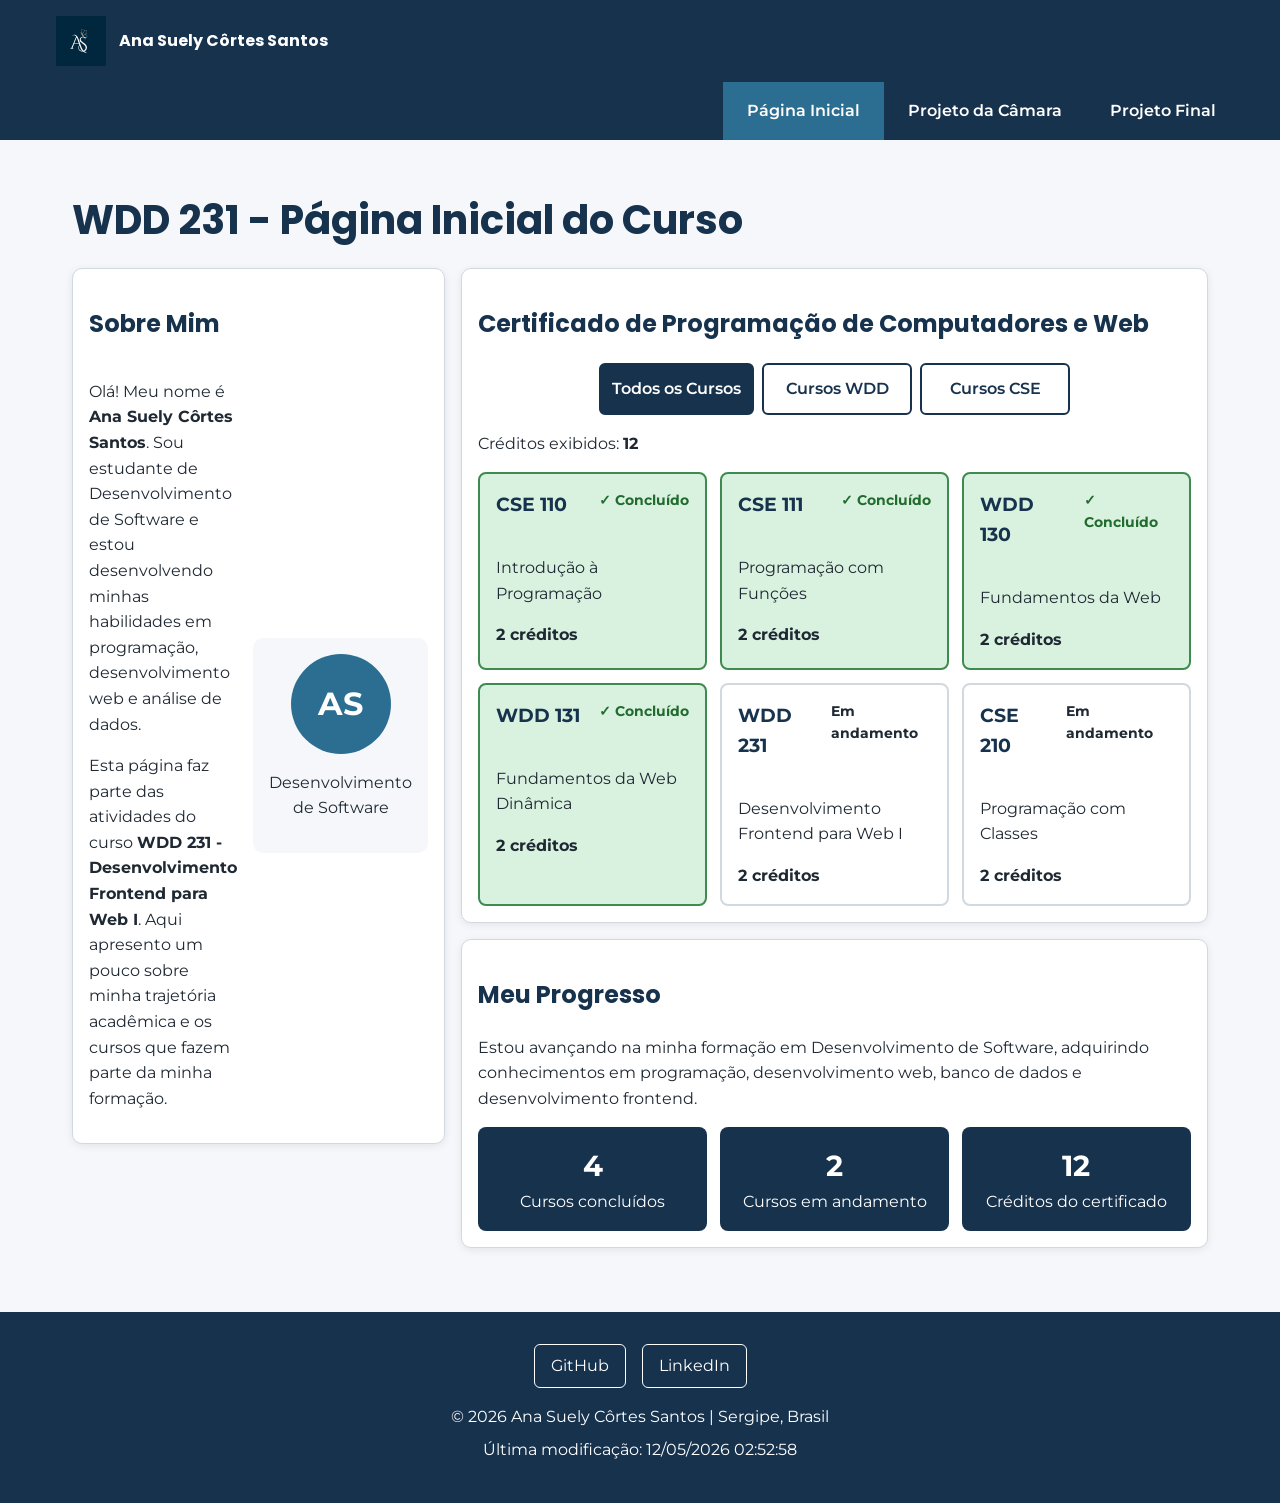
<file: index.html>
<!DOCTYPE html>
<html lang="pt-BR">

<head>
    <meta charset="UTF-8">
    <meta name="viewport" content="width=device-width, initial-scale=1.0">

    <title>Ana Suely Côrtes Santos | WDD231</title>

    <meta name="description"
        content="Página inicial de Ana Suely Côrtes Santos para o curso WDD231 - Desenvolvimento Frontend para Web I.">
    <meta name="author" content="Ana Suely Côrtes Santos">

    <link rel="preconnect" href="https://fonts.googleapis.com">
    <link rel="preconnect" href="https://fonts.gstatic.com" crossorigin>
    <link href="https://fonts.googleapis.com/css2?family=Montserrat:wght@400;500;600;700&family=Poppins:wght@600;700&display=swap"
        rel="stylesheet">

    <link rel="stylesheet" href="estilos/normalize.css">
    <link rel="stylesheet" href="estilos/telas-pequenas.css">
    <link rel="stylesheet" href="estilos/maior.css">

    <script src="scripts/navegacao.js" defer></script>
    <script src="scripts/data.js" defer></script>
    <script src="scripts/curso.js" defer></script>
</head>

<body>

    <header>
        <div class="cabecalho">
            <a href="index.html" class="marca">
                <img src="imagens/logo.svg" alt="Logo de Ana Suely">
                <span>Ana Suely Côrtes Santos</span>
            </a>

            <button id="menuBotao"
                class="menu-botao"
                aria-label="Abrir menu de navegação"
                aria-expanded="false"
                aria-controls="menuNavegacao">
                ☰
            </button>
        </div>

        <nav id="menuNavegacao" class="navegacao">
            <a href="index.html" class="ativo">Página Inicial</a>
            <a href="camara/index.html">Projeto da Câmara</a>
            <a href="final/index.html">Projeto Final</a>
        </nav>
    </header>

    <main>

        <h1>WDD 231 - Página Inicial do Curso</h1>

        <div class="conteudo-principal">

            <section class="sobre">
                <h2>Sobre Mim</h2>

                <div class="sobre-conteudo">
                    <div>
                        <p>
                            Olá! Meu nome é <strong>Ana Suely Côrtes Santos</strong>.
                            Sou estudante de Desenvolvimento de Software e estou
                            desenvolvendo minhas habilidades em programação,
                            desenvolvimento web e análise de dados.
                        </p>

                        <p>
                            Esta página faz parte das atividades do curso
                            <strong>WDD 231 - Desenvolvimento Frontend para Web I</strong>.
                            Aqui apresento um pouco sobre minha trajetória acadêmica
                            e os cursos que fazem parte da minha formação.
                        </p>
                    </div>

                    <div class="perfil">
                        <div class="perfil-icone">AS</div>
                        <p>Desenvolvimento de Software</p>
                    </div>
                </div>
            </section>

            <section class="certificado">
                <h2>Certificado de Programação de Computadores e Web</h2>

                <div class="filtros">
                    <button id="todos" class="filtro ativo">Todos os Cursos</button>
                    <button id="wdd" class="filtro">Cursos WDD</button>
                    <button id="cse" class="filtro">Cursos CSE</button>
                </div>

                <p class="creditos">
                    Créditos exibidos:
                    <strong><span id="totalCreditos">16</span></strong>
                </p>

                <div id="listaCursos" class="lista-cursos"></div>
            </section>

            <section class="progresso">
                <h2>Meu Progresso</h2>

                <p>
                    Estou avançando na minha formação em Desenvolvimento de Software,
                    adquirindo conhecimentos em programação, desenvolvimento web,
                    banco de dados e desenvolvimento frontend.
                </p>

                <div class="progresso-caixa">
                    <div class="progresso-item">
                        <strong>4</strong>
                        <span>Cursos concluídos</span>
                    </div>

                    <div class="progresso-item">
                        <strong>2</strong>
                        <span>Cursos em andamento</span>
                    </div>

                    <div class="progresso-item">
                        <strong>12</strong>
                        <span>Créditos do certificado</span>
                    </div>
                </div>
            </section>

        </div>
    </main>

    <footer>

        <div class="redes-sociais">
            <a href="https://github.com/" target="_blank" rel="noopener noreferrer"
                aria-label="GitHub">
                GitHub
            </a>

            <a href="https://www.linkedin.com/" target="_blank" rel="noopener noreferrer"
                aria-label="LinkedIn">
                LinkedIn
            </a>
        </div>

        <p>
            &copy; <span id="anoAtual"></span>
            Ana Suely Côrtes Santos |
            Sergipe, Brasil
        </p>

        <p id="ultimaModificacao"></p>

    </footer>

</body>

</html>
</file>
<file: estilos/telas-pequenas.css>
:root {
    --cor-principal: #17324d;
    --cor-secundaria: #2c6e91;
    --cor-destaque: #f4b942;
    --cor-fundo: #f5f7fa;
    --cor-branco: #ffffff;
    --cor-texto: #1f2933;
    --cor-concluido: #d9f2df;
    --cor-borda: #d1d9e0;
}

body {
    font-family: "Montserrat", sans-serif;
    background-color: var(--cor-fundo);
    color: var(--cor-texto);
    line-height: 1.6;
}

header {
    background-color: var(--cor-principal);
    color: var(--cor-branco);
}

.cabecalho {
    min-height: 80px;
    display: flex;
    align-items: center;
    justify-content: space-between;
    padding: 1rem;
}

.marca {
    display: flex;
    align-items: center;
    gap: 0.8rem;
    color: white;
    font-family: "Poppins", sans-serif;
    font-weight: 700;
}

.marca img {
    width: 50px;
    height: 50px;
}

.menu-botao {
    background: transparent;
    border: none;
    color: white;
    font-size: 2rem;
    padding: 0.2rem 0.5rem;
}

.navegacao {
    display: none;
    flex-direction: column;
    background-color: var(--cor-principal);
}

.navegacao.aberta {
    display: flex;
}

.navegacao a {
    color: white;
    padding: 1rem;
    text-align: center;
    border-top: 1px solid rgba(255, 255, 255, 0.15);
    font-weight: 600;
}

.navegacao a:hover,
.navegacao a.ativo {
    background-color: var(--cor-secundaria);
}

main {
    width: 100%;
    max-width: 1200px;
    margin: 0 auto;
    padding: 1rem;
}

h1,
h2 {
    font-family: "Poppins", sans-serif;
}

h1 {
    font-size: 2rem;
    margin: 1rem 0;
    color: var(--cor-principal);
}

h2 {
    color: var(--cor-principal);
}

.conteudo-principal {
    display: grid;
    gap: 1rem;
}

section {
    background-color: var(--cor-branco);
    border: 1px solid var(--cor-borda);
    border-radius: 10px;
    padding: 1rem;
    box-shadow: 0 2px 8px rgba(0, 0, 0, 0.08);
}

.sobre-conteudo {
    display: grid;
    gap: 1rem;
}

.perfil {
    background-color: var(--cor-fundo);
    border-radius: 10px;
    padding: 1rem;
    text-align: center;
}

.perfil-icone {
    width: 100px;
    height: 100px;
    margin: 0 auto;
    display: flex;
    align-items: center;
    justify-content: center;
    border-radius: 50%;
    background-color: var(--cor-secundaria);
    color: white;
    font-size: 2rem;
    font-weight: 700;
}

.filtros {
    display: grid;
    gap: 0.5rem;
    margin: 1rem 0;
}

.filtro {
    border: 2px solid var(--cor-principal);
    background-color: white;
    color: var(--cor-principal);
    border-radius: 6px;
    padding: 0.7rem;
    font-weight: 600;
}

.filtro:hover,
.filtro.ativo {
    background-color: var(--cor-principal);
    color: white;
}

.creditos {
    font-size: 1rem;
    margin-bottom: 1rem;
}

.lista-cursos {
    display: grid;
    grid-template-columns: 1fr;
    gap: 0.8rem;
}

.curso {
    border: 2px solid var(--cor-borda);
    border-radius: 8px;
    padding: 1rem;
    background-color: white;
}

.curso.concluido {
    background-color: var(--cor-concluido);
    border-color: #3d8b4f;
}

.curso h3 {
    margin-top: 0;
    color: var(--cor-principal);
}

.curso-cabecalho {
    display: flex;
    justify-content: space-between;
    gap: 1rem;
}

.status {
    font-size: 0.85rem;
    font-weight: 700;
}

.curso.concluido .status {
    color: #216b2e;
}

.progresso-caixa {
    display: grid;
    gap: 0.8rem;
}

.progresso-item {
    padding: 1rem;
    text-align: center;
    border-radius: 8px;
    background-color: var(--cor-principal);
    color: white;
}

.progresso-item strong {
    display: block;
    font-size: 1.8rem;
}

footer {
    margin-top: 2rem;
    padding: 2rem 1rem;
    background-color: var(--cor-principal);
    color: white;
    text-align: center;
}

.redes-sociais {
    display: flex;
    justify-content: center;
    gap: 1rem;
    margin-bottom: 1rem;
}

.redes-sociais a {
    color: white;
    border: 1px solid white;
    border-radius: 6px;
    padding: 0.5rem 1rem;
}

.redes-sociais a:hover {
    background-color: white;
    color: var(--cor-principal);
}

footer p {
    margin: 0.5rem 0;
}

@media (max-width: 319px) {
    body {
        min-width: 320px;
    }
}
</file>
<file: estilos/maior.css>
@media screen and (min-width: 700px) {

    .cabecalho {
        max-width: 1200px;
        margin: 0 auto;
    }

    .menu-botao {
        display: none;
    }

    .navegacao {
        max-width: 1200px;
        margin: 0 auto;
        display: flex;
        flex-direction: row;
        justify-content: flex-end;
    }

    .navegacao a {
        border-top: none;
        padding: 1rem 1.5rem;
    }

    h1 {
        font-size: 2.5rem;
    }

    .sobre-conteudo {
        grid-template-columns: 2fr 1fr;
        align-items: center;
    }

    .filtros {
        display: flex;
        justify-content: center;
    }

    .filtro {
        min-width: 150px;
    }

    .lista-cursos {
        grid-template-columns: repeat(2, 1fr);
    }

    .progresso-caixa {
        grid-template-columns: repeat(3, 1fr);
    }
}

@media screen and (min-width: 1000px) {

    main {
        padding: 2rem;
    }

    .conteudo-principal {
        grid-template-columns: 1fr 2fr;
        align-items: start;
    }

    .sobre {
        grid-row: span 2;
    }

    .certificado {
        grid-column: 2;
    }

    .progresso {
        grid-column: 2;
    }

    .lista-cursos {
        grid-template-columns: repeat(3, 1fr);
    }
}
</file>
